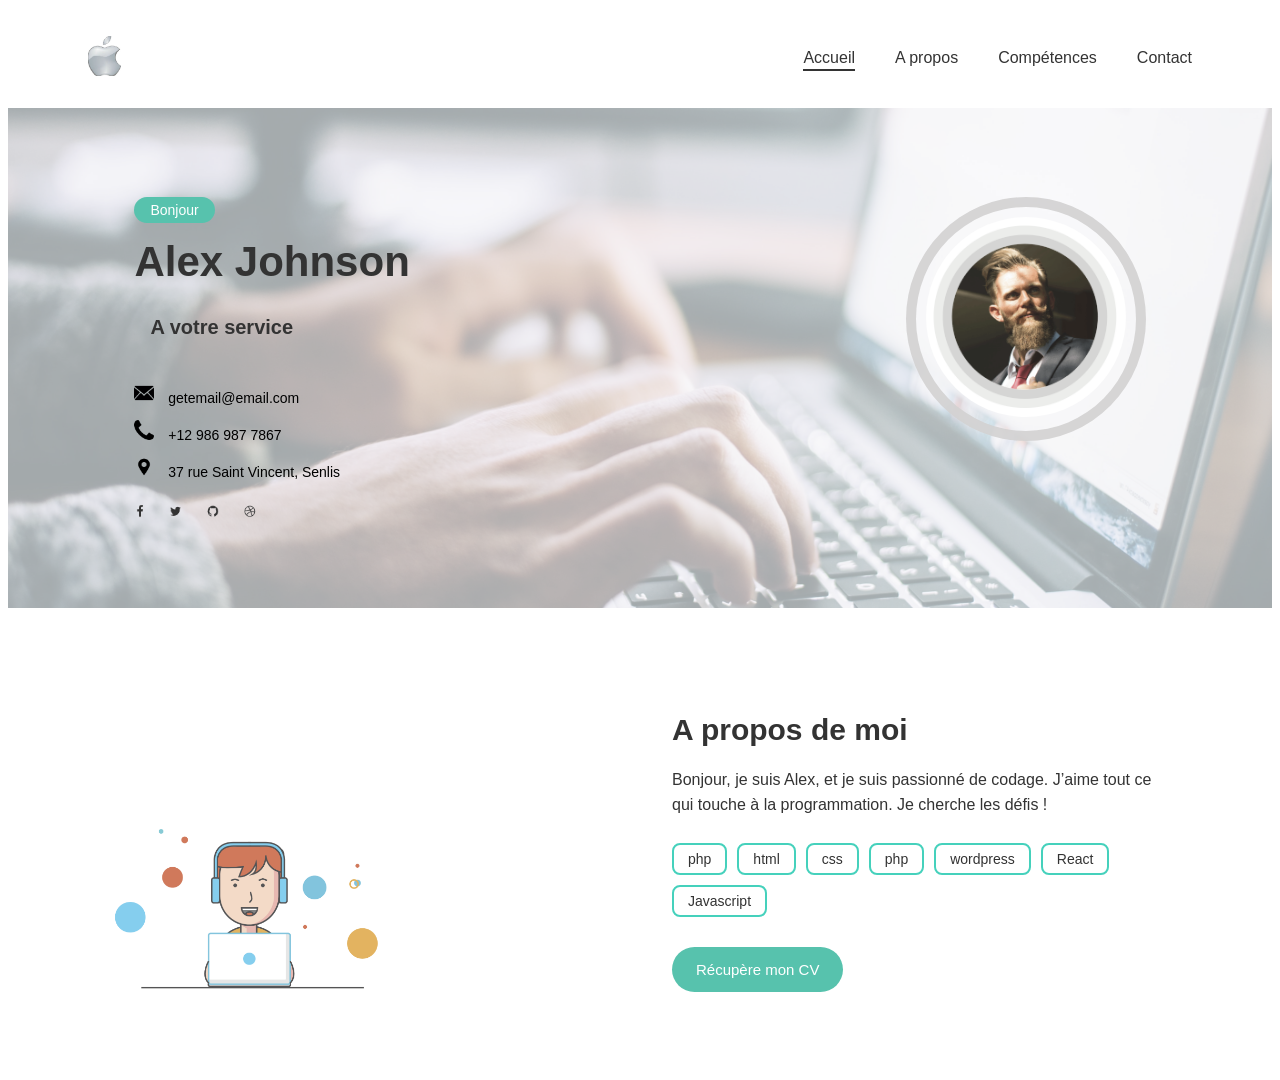
<file: index.html>
<!DOCTYPE html>
<html lang="fr">
<head>
  <meta charset="UTF-8">
  <meta name="viewport" content="width=device-width, initial-scale=1.0">
  <title>Alex Johnson</title>
  <link rel="stylesheet" href="assets/css/maquette3.css">
</head>
<body>

  <!-- APPLE -->
  <header class="navbar">
    <div class="logo">
      <img src="assets/images/logo.apple.png" alt="logo">
    </div>
    <nav>
      <ul>
        <li><a href="#" class="active">Accueil</a></li>
        <li><a href="#">A propos</a></li>
        <li><a href="#">Compétences</a></li>
        <li><a href="#">Contact</a></li>
      </ul>
    </nav>
  </header>

  <!-- HERO -->
  <section class="hero">
    <div class="overlay"></div>
    <div class="hero-content">
      <div class="left">
        <span class="bonjour">Bonjour</span>
        <h1>Alex Johnson</h1>
        <p class="subtitle">A votre service</p>

        <div class="infos">
          <p><i><img src="assets/images/mail.png" class="icones"></i> getemail@email.com</p>
          <p><i><img src="assets/images/telephone.png" class="icones"> </i> +12 986 987 7867</p>
          <p><i><img src="assets/images/localisateur.png" class="icones"></i> 37 rue Saint Vincent, Senlis</p>
        </div>

        <div class="socials">
          <img src="assets/images/logo.applications.png" alt="photo applications">
        </div>
      </div>

      <div class="right">
        <div class="photo-wrapper">
          <img src="assets/images/logo.mec.png" alt="photo de profil">
        </div>
      </div>
    </div>
  </section>

  <!-- A PROPOS -->
  <section class="apropos">
    <div class="illu">
      <img src="assets/images/logo.meuf.png" alt="illustration développeur">
    </div>
    <div class="text">
      <h2>A propos de moi</h2>
      <p>Bonjour, je suis Alex, et je suis passionné de codage. J’aime tout ce qui touche à la programmation. Je cherche les défis !</p>

      <div class="tags">
        <span>php</span>
        <span>html</span>
        <span>css</span>
        <span>php</span>
        <span>wordpress</span>
        <span>React</span>
        <span>Javascript</span>
      </div>

      <button class="cv">Récupère mon CV</button>
    </div>
  </section>

</body>
</html>
</file>
<file: assets/css/maquette3.css>
{
  margin: 0;
  padding: 0;
  box-sizing: border-box;
}

body {
  font-family: 'Poppins', sans-serif;
  color: #333;
}


.navbar {
  display: flex;
  justify-content: space-between;
  align-items: center;
  padding: 25px 80px;
}

.navbar .logo img {
  height: 40px;
}

.navbar nav ul {
  list-style: none;
  display: flex;
  gap: 40px;
}

.navbar nav a {
  text-decoration: none;
  color: #333;
  position: relative;
}

.navbar nav a.active::after {
  content: "";
  position: absolute;
  bottom: -5px;
  left: 0;
  width: 100%;
  height: 2px;
  background: #333;
}

.hero {
  position: relative;
  background: url('../images/logo.fond.png') center/cover no-repeat;
  height: 500px;
  display: flex;
  align-items: center;
  opacity: 1px;
}

.hero .overlay {
  position: absolute;
  inset: 0;
  background: rgba(255,255,255,0.6);
}

.hero-content {
  position: relative;
  display: flex;
  justify-content: space-between;
  width: 80%;
  margin: auto;
  z-index: 1;
}

.left {
  max-width: 450px;
}

.bonjour {
  display: inline-block;
  background: #57c2ad;
  color: white;
  padding: 5px 16px;
  border-radius: 20px;
  font-size: 14px;
}

.subtitle {
  display: inline-block;
  padding: 5px 16px;
  border-radius: 20px;
  font-size: 14px;
  font-weight: bold;
}


.left h1 {
  font-size: 42px;
  margin: 15px 0 5px;
}

.subtitle {
  font-size: 20px;
  margin-bottom: 25px;
}

.infos p {
  margin-bottom: 10px;
  font-size: 14px;
  color:black;
}

.infos i {
  margin-right: 10px;
  color:black;
}

.socials {
  margin-top: 20px;
  display: flex;
  gap: 20px;
  font-size: 18px;
}

.right .photo-wrapper {
  border: 10px solid #d3d2d2e6;
  border-radius: 50%;
  padding: 10px;
  display: inline-block;
}

.right img {
  border-radius: 50%;
  width: 200px;
  height: 200px;
  object-fit: cover;
}

/* A PROPOS */
.apropos {
  display: flex;
  align-items: center;
  justify-content: space-between;
  padding: 80px 100px;
}

.apropos .illu img {
  width: 280px;
}

.apropos .text {
  max-width: 500px;
}

.apropos h2 {
  font-size: 30px;
  margin-bottom: 20px;
}

.apropos p {
  margin-bottom: 25px;
  line-height: 1.6;
}

.tags {
  display: flex;
  flex-wrap: wrap;
  gap: 10px;
  margin-bottom: 30px;
}

.tags span {
  padding: 6px 14px;
  border-radius: 8px;
  font-size: 14px;
  border: 2px solid #31ccb5e6;
}

.cv {
  background: #57c2ad;
  border: none;
  color: white;
  padding: 14px 24px;
  border-radius: 25px;
  cursor: pointer;
  font-size: 15px;
}

.illu {
    width: 100px;
    height: 50px;
}

.socials {
width: 30px;
height:20px;
background-color: transparent;
}

.icones {
    width: 20px;
    height: 20px;
}
</file>
